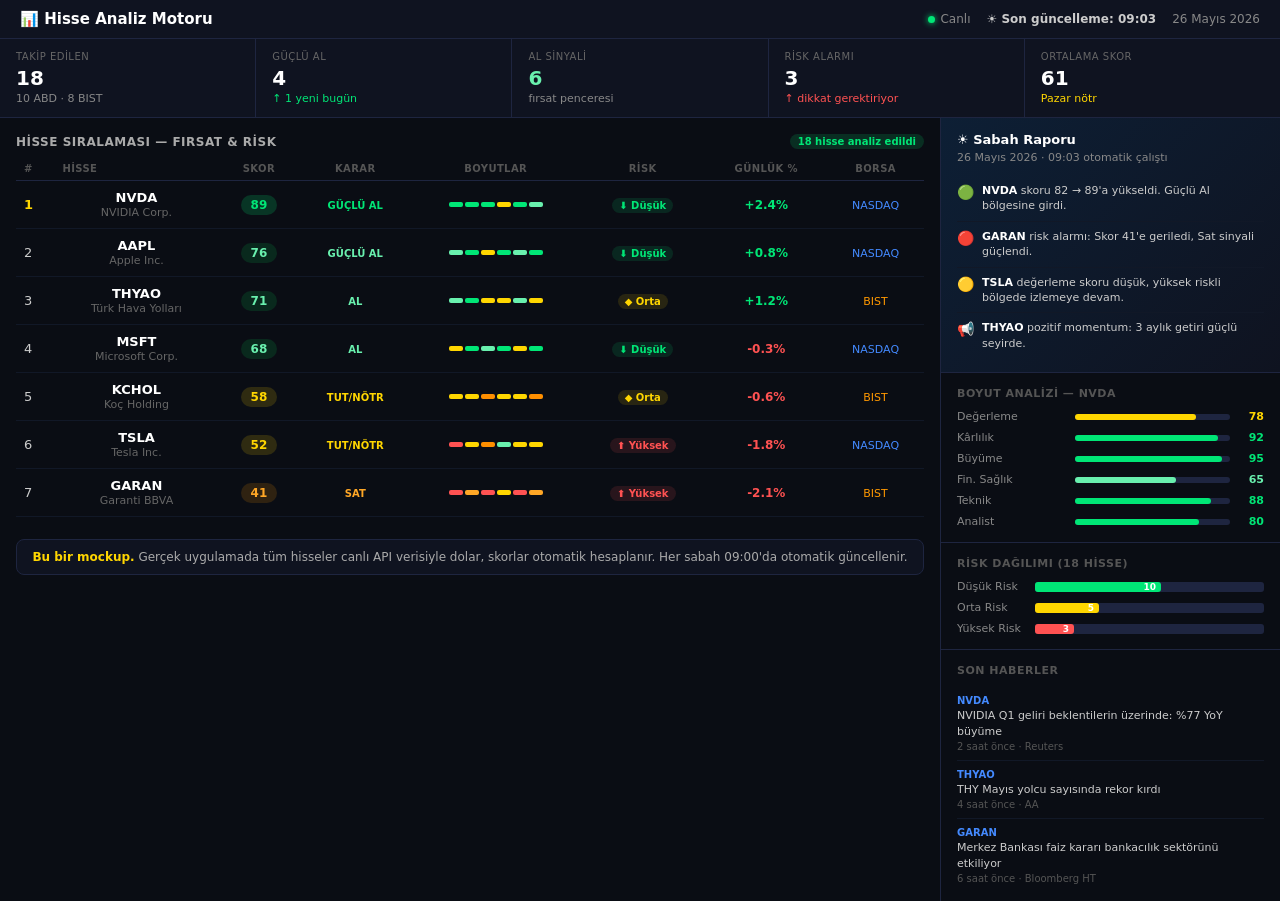
<file: .superpowers/brainstorm/86082-1779772347/content/dashboard-detailed.html>
<!DOCTYPE html>
<html lang="tr">
<head>
<meta charset="UTF-8"/>
<meta name="viewport" content="width=device-width,initial-scale=1"/>
<title>Dashboard Mockup</title>
<style>
  * { box-sizing: border-box; margin: 0; padding: 0; }
  body { background: #0a0d14; color: #e0e0e0; font-family: 'Segoe UI', system-ui, sans-serif; font-size: 13px; padding: 0; }

  /* TOP BAR */
  .topbar { background: #0f1320; border-bottom: 1px solid #1e2540; padding: 10px 20px; display: flex; align-items: center; justify-content: space-between; }
  .topbar .logo { font-size: 15px; font-weight: 700; color: #fff; display: flex; align-items: center; gap: 8px; }
  .topbar .status { display: flex; align-items: center; gap: 16px; font-size: 12px; color: #888; }
  .topbar .status .dot { width: 7px; height: 7px; border-radius: 50%; background: #00e676; display: inline-block; margin-right: 5px; box-shadow: 0 0 6px #00e676; }
  .topbar .status .time { color: #ccc; font-weight: 600; }

  /* STAT STRIP */
  .stat-strip { display: grid; grid-template-columns: repeat(5, 1fr); gap: 1px; background: #1e2540; border-bottom: 1px solid #1e2540; }
  .stat-box { background: #0f1320; padding: 12px 16px; }
  .stat-box .label { font-size: 10px; color: #666; text-transform: uppercase; letter-spacing: .5px; margin-bottom: 4px; }
  .stat-box .val { font-size: 20px; font-weight: 700; color: #fff; }
  .stat-box .sub { font-size: 11px; margin-top: 2px; }
  .green { color: #00e676; } .red { color: #ff5252; } .yellow { color: #ffd600; } .blue { color: #448aff; }

  /* MAIN GRID */
  .main { display: grid; grid-template-columns: 1fr 340px; gap: 0; height: calc(100vh - 117px); }

  /* LEFT PANEL */
  .left { overflow-y: auto; padding: 16px; display: flex; flex-direction: column; gap: 12px; }

  /* SECTION HEADER */
  .sec-head { display: flex; align-items: center; justify-content: space-between; margin-bottom: 8px; }
  .sec-head h3 { font-size: 12px; font-weight: 700; color: #aaa; text-transform: uppercase; letter-spacing: .5px; }
  .badge { font-size: 10px; padding: 2px 8px; border-radius: 10px; font-weight: 600; }
  .badge-green { background: rgba(0,230,118,.15); color: #00e676; }
  .badge-red { background: rgba(255,82,82,.15); color: #ff5252; }
  .badge-yellow { background: rgba(255,214,0,.15); color: #ffd600; }

  /* STOCK TABLE */
  .stock-table { width: 100%; border-collapse: collapse; }
  .stock-table thead tr { border-bottom: 1px solid #1e2540; }
  .stock-table th { font-size: 10px; color: #555; text-transform: uppercase; letter-spacing: .4px; padding: 6px 8px; text-align: left; }
  .stock-table th:not(:first-child) { text-align: center; }
  .stock-table td { padding: 9px 8px; border-bottom: 1px solid #111827; vertical-align: middle; }
  .stock-table tbody tr:hover { background: #141929; }
  .stock-table td:not(:first-child) { text-align: center; }

  .ticker { font-weight: 700; font-size: 13px; color: #fff; }
  .exch { font-size: 10px; color: #555; margin-left: 4px; }
  .name { font-size: 11px; color: #666; margin-top: 1px; }

  .score-pill { display: inline-block; padding: 3px 10px; border-radius: 12px; font-weight: 700; font-size: 12px; }
  .pill-green { background: rgba(0,230,118,.18); color: #00e676; }
  .pill-ltgreen { background: rgba(0,200,83,.15); color: #69f0ae; }
  .pill-yellow { background: rgba(255,214,0,.15); color: #ffd600; }
  .pill-orange { background: rgba(255,152,0,.15); color: #ffa726; }
  .pill-red { background: rgba(255,82,82,.15); color: #ff5252; }

  .verdict { font-size: 10px; font-weight: 700; }
  .dim-bar { display: flex; gap: 2px; justify-content: center; }
  .dim-seg { width: 14px; height: 5px; border-radius: 2px; }

  .risk-chip { display: inline-flex; align-items: center; gap: 4px; font-size: 10px; padding: 2px 7px; border-radius: 8px; font-weight: 600; }
  .risk-low { background: rgba(0,230,118,.12); color: #00e676; }
  .risk-mid { background: rgba(255,214,0,.12); color: #ffd600; }
  .risk-hi  { background: rgba(255,82,82,.12); color: #ff5252; }

  .chg { font-size: 12px; font-weight: 600; }

  /* RIGHT PANEL */
  .right { border-left: 1px solid #1e2540; overflow-y: auto; display: flex; flex-direction: column; }

  .panel { padding: 14px 16px; border-bottom: 1px solid #1e2540; }
  .panel h3 { font-size: 11px; color: #555; text-transform: uppercase; letter-spacing: .5px; margin-bottom: 10px; }

  /* SABAH RAPORU */
  .morning { background: linear-gradient(135deg, #0d1f35, #0f1320); }
  .morning-title { font-size: 13px; font-weight: 700; color: #fff; margin-bottom: 4px; }
  .morning-sub { font-size: 11px; color: #888; margin-bottom: 12px; }
  .alert-row { display: flex; align-items: flex-start; gap: 8px; padding: 7px 0; border-bottom: 1px solid #111827; }
  .alert-row:last-child { border-bottom: none; }
  .alert-icon { font-size: 14px; flex-shrink: 0; margin-top: 1px; }
  .alert-text { font-size: 11px; color: #ccc; line-height: 1.4; }
  .alert-text strong { color: #fff; }

  /* BOYUT SKORLARI */
  .dim-list { display: flex; flex-direction: column; gap: 8px; }
  .dim-row { display: flex; align-items: center; gap: 8px; }
  .dim-name { font-size: 11px; color: #888; width: 110px; flex-shrink: 0; }
  .dim-track { flex: 1; background: #1e2540; border-radius: 3px; height: 6px; }
  .dim-fill { height: 6px; border-radius: 3px; }
  .dim-num { font-size: 11px; font-weight: 700; width: 26px; text-align: right; }

  /* RİSK DAĞILIMı */
  .risk-bars { display: flex; flex-direction: column; gap: 8px; }
  .risk-row { display: flex; align-items: center; gap: 8px; }
  .risk-label { font-size: 11px; color: #888; width: 70px; }
  .risk-track { flex: 1; background: #1e2540; border-radius: 3px; height: 10px; }
  .risk-fill { height: 10px; border-radius: 3px; display: flex; align-items: center; justify-content: flex-end; padding-right: 5px; }
  .risk-count { font-size: 9px; font-weight: 700; color: #fff; }

  /* HABERLEr */
  .news-item { padding: 8px 0; border-bottom: 1px solid #111827; }
  .news-item:last-child { border-bottom: none; }
  .news-ticker { font-size: 10px; font-weight: 700; color: #448aff; margin-bottom: 2px; }
  .news-headline { font-size: 11px; color: #ccc; line-height: 1.4; }
  .news-time { font-size: 10px; color: #555; margin-top: 2px; }

  /* SCROLLBAR */
  ::-webkit-scrollbar { width: 4px; } ::-webkit-scrollbar-track { background: transparent; } ::-webkit-scrollbar-thumb { background: #2a3050; border-radius: 2px; }

  /* SEÇIM NOTU */
  .pick-note { background: #0f1320; border: 1px solid #1e2540; border-radius: 8px; padding: 10px 14px; margin-top: 10px; font-size: 12px; color: #aaa; text-align: center; }
  .pick-note strong { color: #ffd600; }
</style>
</head>
<body>

<!-- TOP BAR -->
<div class="topbar">
  <div class="logo">📊 Hisse Analiz Motoru</div>
  <div class="status">
    <span><span class="dot"></span>Canlı</span>
    <span class="time">☀️ Son güncelleme: 09:03</span>
    <span>26 Mayıs 2026</span>
  </div>
</div>

<!-- STAT STRIP -->
<div class="stat-strip">
  <div class="stat-box">
    <div class="label">Takip edilen</div>
    <div class="val">18</div>
    <div class="sub" style="color:#888">10 ABD · 8 BIST</div>
  </div>
  <div class="stat-box">
    <div class="label">Güçlü Al</div>
    <div class="val green">4</div>
    <div class="sub green">↑ 1 yeni bugün</div>
  </div>
  <div class="stat-box">
    <div class="label">Al sinyali</div>
    <div class="val" style="color:#69f0ae">6</div>
    <div class="sub" style="color:#888">fırsat penceresi</div>
  </div>
  <div class="stat-box">
    <div class="label">Risk Alarmı</div>
    <div class="val red">3</div>
    <div class="sub red">↑ dikkat gerektiriyor</div>
  </div>
  <div class="stat-box">
    <div class="label">Ortalama Skor</div>
    <div class="val yellow">61</div>
    <div class="sub yellow">Pazar nötr</div>
  </div>
</div>

<!-- MAIN GRID -->
<div class="main">

  <!-- LEFT: STOCK TABLE -->
  <div class="left">
    <div>
      <div class="sec-head">
        <h3>Hisse Sıralaması — Fırsat & Risk</h3>
        <span class="badge badge-green">18 hisse analiz edildi</span>
      </div>
      <table class="stock-table">
        <thead>
          <tr>
            <th>#</th>
            <th style="text-align:left">Hisse</th>
            <th>Skor</th>
            <th>Karar</th>
            <th>Boyutlar</th>
            <th>Risk</th>
            <th>Günlük %</th>
            <th>Borsa</th>
          </tr>
        </thead>
        <tbody>
          <tr>
            <td style="color:#ffd600;font-weight:700">1</td>
            <td><div class="ticker">NVDA</div><div class="name">NVIDIA Corp.</div></td>
            <td><span class="score-pill pill-green">89</span></td>
            <td><span class="verdict green">GÜÇLÜ AL</span></td>
            <td>
              <div class="dim-bar">
                <div class="dim-seg" style="background:#00e676" title="Değerleme:78"></div>
                <div class="dim-seg" style="background:#00e676" title="Kârlılık:92"></div>
                <div class="dim-seg" style="background:#00e676" title="Büyüme:95"></div>
                <div class="dim-seg" style="background:#ffd600" title="Sağlık:65"></div>
                <div class="dim-seg" style="background:#00e676" title="Teknik:88"></div>
                <div class="dim-seg" style="background:#69f0ae" title="Analist:80"></div>
              </div>
            </td>
            <td><span class="risk-chip risk-low">⬇ Düşük</span></td>
            <td class="chg green">+2.4%</td>
            <td><span style="color:#448aff;font-size:11px">NASDAQ</span></td>
          </tr>
          <tr>
            <td style="color:#ccc">2</td>
            <td><div class="ticker">AAPL</div><div class="name">Apple Inc.</div></td>
            <td><span class="score-pill pill-ltgreen">76</span></td>
            <td><span class="verdict" style="color:#69f0ae">GÜÇLÜ AL</span></td>
            <td>
              <div class="dim-bar">
                <div class="dim-seg" style="background:#69f0ae"></div>
                <div class="dim-seg" style="background:#00e676"></div>
                <div class="dim-seg" style="background:#ffd600"></div>
                <div class="dim-seg" style="background:#00e676"></div>
                <div class="dim-seg" style="background:#69f0ae"></div>
                <div class="dim-seg" style="background:#00e676"></div>
              </div>
            </td>
            <td><span class="risk-chip risk-low">⬇ Düşük</span></td>
            <td class="chg green">+0.8%</td>
            <td><span style="color:#448aff;font-size:11px">NASDAQ</span></td>
          </tr>
          <tr>
            <td style="color:#ccc">3</td>
            <td><div class="ticker">THYAO</div><div class="name">Türk Hava Yolları</div></td>
            <td><span class="score-pill pill-ltgreen">71</span></td>
            <td><span class="verdict" style="color:#69f0ae">AL</span></td>
            <td>
              <div class="dim-bar">
                <div class="dim-seg" style="background:#69f0ae"></div>
                <div class="dim-seg" style="background:#00e676"></div>
                <div class="dim-seg" style="background:#ffd600"></div>
                <div class="dim-seg" style="background:#ffd600"></div>
                <div class="dim-seg" style="background:#69f0ae"></div>
                <div class="dim-seg" style="background:#ffd600"></div>
              </div>
            </td>
            <td><span class="risk-chip risk-mid">◆ Orta</span></td>
            <td class="chg green">+1.2%</td>
            <td><span style="color:#ff9800;font-size:11px">BIST</span></td>
          </tr>
          <tr>
            <td style="color:#ccc">4</td>
            <td><div class="ticker">MSFT</div><div class="name">Microsoft Corp.</div></td>
            <td><span class="score-pill pill-ltgreen">68</span></td>
            <td><span class="verdict" style="color:#69f0ae">AL</span></td>
            <td>
              <div class="dim-bar">
                <div class="dim-seg" style="background:#ffd600"></div>
                <div class="dim-seg" style="background:#00e676"></div>
                <div class="dim-seg" style="background:#69f0ae"></div>
                <div class="dim-seg" style="background:#00e676"></div>
                <div class="dim-seg" style="background:#ffd600"></div>
                <div class="dim-seg" style="background:#00e676"></div>
              </div>
            </td>
            <td><span class="risk-chip risk-low">⬇ Düşük</span></td>
            <td class="chg red">-0.3%</td>
            <td><span style="color:#448aff;font-size:11px">NASDAQ</span></td>
          </tr>
          <tr>
            <td style="color:#ccc">5</td>
            <td><div class="ticker">KCHOL</div><div class="name">Koç Holding</div></td>
            <td><span class="score-pill pill-yellow">58</span></td>
            <td><span class="verdict yellow">TUT/NÖTR</span></td>
            <td>
              <div class="dim-bar">
                <div class="dim-seg" style="background:#ffd600"></div>
                <div class="dim-seg" style="background:#ffd600"></div>
                <div class="dim-seg" style="background:#ff8f00"></div>
                <div class="dim-seg" style="background:#ffd600"></div>
                <div class="dim-seg" style="background:#ffd600"></div>
                <div class="dim-seg" style="background:#ff8f00"></div>
              </div>
            </td>
            <td><span class="risk-chip risk-mid">◆ Orta</span></td>
            <td class="chg red">-0.6%</td>
            <td><span style="color:#ff9800;font-size:11px">BIST</span></td>
          </tr>
          <tr>
            <td style="color:#ccc">6</td>
            <td><div class="ticker">TSLA</div><div class="name">Tesla Inc.</div></td>
            <td><span class="score-pill pill-yellow">52</span></td>
            <td><span class="verdict yellow">TUT/NÖTR</span></td>
            <td>
              <div class="dim-bar">
                <div class="dim-seg" style="background:#ff5252"></div>
                <div class="dim-seg" style="background:#ffd600"></div>
                <div class="dim-seg" style="background:#ff8f00"></div>
                <div class="dim-seg" style="background:#69f0ae"></div>
                <div class="dim-seg" style="background:#ffd600"></div>
                <div class="dim-seg" style="background:#ffd600"></div>
              </div>
            </td>
            <td><span class="risk-chip risk-hi">⬆ Yüksek</span></td>
            <td class="chg red">-1.8%</td>
            <td><span style="color:#448aff;font-size:11px">NASDAQ</span></td>
          </tr>
          <tr>
            <td style="color:#ccc">7</td>
            <td><div class="ticker">GARAN</div><div class="name">Garanti BBVA</div></td>
            <td><span class="score-pill pill-orange">41</span></td>
            <td><span class="verdict" style="color:#ffa726">SAT</span></td>
            <td>
              <div class="dim-bar">
                <div class="dim-seg" style="background:#ff5252"></div>
                <div class="dim-seg" style="background:#ffa726"></div>
                <div class="dim-seg" style="background:#ff5252"></div>
                <div class="dim-seg" style="background:#ffd600"></div>
                <div class="dim-seg" style="background:#ff5252"></div>
                <div class="dim-seg" style="background:#ffa726"></div>
              </div>
            </td>
            <td><span class="risk-chip risk-hi">⬆ Yüksek</span></td>
            <td class="chg red">-2.1%</td>
            <td><span style="color:#ff9800;font-size:11px">BIST</span></td>
          </tr>
        </tbody>
      </table>
    </div>

    <div class="pick-note">
      <strong>Bu bir mockup.</strong> Gerçek uygulamada tüm hisseler canlı API verisiyle dolar, skorlar otomatik hesaplanır. Her sabah 09:00'da otomatik güncellenir.
    </div>
  </div>

  <!-- RIGHT PANEL -->
  <div class="right">

    <!-- SABAH RAPORU -->
    <div class="panel morning">
      <p class="morning-title">☀️ Sabah Raporu</p>
      <p class="morning-sub">26 Mayıs 2026 · 09:03 otomatik çalıştı</p>
      <div class="alert-row"><div class="alert-icon">🟢</div><div class="alert-text"><strong>NVDA</strong> skoru 82 → 89'a yükseldi. Güçlü Al bölgesine girdi.</div></div>
      <div class="alert-row"><div class="alert-icon">🔴</div><div class="alert-text"><strong>GARAN</strong> risk alarmı: Skor 41'e geriledi, Sat sinyali güçlendi.</div></div>
      <div class="alert-row"><div class="alert-icon">🟡</div><div class="alert-text"><strong>TSLA</strong> değerleme skoru düşük, yüksek riskli bölgede izlemeye devam.</div></div>
      <div class="alert-row"><div class="alert-icon">📢</div><div class="alert-text"><strong>THYAO</strong> pozitif momentum: 3 aylık getiri güçlü seyirde.</div></div>
    </div>

    <!-- BOYUT BREAKDOWN (seçili hisse için) -->
    <div class="panel">
      <h3>Boyut Analizi — NVDA</h3>
      <div class="dim-list">
        <div class="dim-row">
          <div class="dim-name">Değerleme</div>
          <div class="dim-track"><div class="dim-fill" style="width:78%;background:#ffd600"></div></div>
          <div class="dim-num yellow">78</div>
        </div>
        <div class="dim-row">
          <div class="dim-name">Kârlılık</div>
          <div class="dim-track"><div class="dim-fill" style="width:92%;background:#00e676"></div></div>
          <div class="dim-num green">92</div>
        </div>
        <div class="dim-row">
          <div class="dim-name">Büyüme</div>
          <div class="dim-track"><div class="dim-fill" style="width:95%;background:#00e676"></div></div>
          <div class="dim-num green">95</div>
        </div>
        <div class="dim-row">
          <div class="dim-name">Fin. Sağlık</div>
          <div class="dim-track"><div class="dim-fill" style="width:65%;background:#69f0ae"></div></div>
          <div class="dim-num" style="color:#69f0ae">65</div>
        </div>
        <div class="dim-row">
          <div class="dim-name">Teknik</div>
          <div class="dim-track"><div class="dim-fill" style="width:88%;background:#00e676"></div></div>
          <div class="dim-num green">88</div>
        </div>
        <div class="dim-row">
          <div class="dim-name">Analist</div>
          <div class="dim-track"><div class="dim-fill" style="width:80%;background:#00e676"></div></div>
          <div class="dim-num green">80</div>
        </div>
      </div>
    </div>

    <!-- RİSK DAĞILIMI -->
    <div class="panel">
      <h3>Risk Dağılımı (18 hisse)</h3>
      <div class="risk-bars">
        <div class="risk-row">
          <div class="risk-label green">Düşük Risk</div>
          <div class="risk-track"><div class="risk-fill" style="width:55%;background:#00e676"><span class="risk-count">10</span></div></div>
        </div>
        <div class="risk-row">
          <div class="risk-label yellow">Orta Risk</div>
          <div class="risk-track"><div class="risk-fill" style="width:28%;background:#ffd600"><span class="risk-count">5</span></div></div>
        </div>
        <div class="risk-row">
          <div class="risk-label red">Yüksek Risk</div>
          <div class="risk-track"><div class="risk-fill" style="width:17%;background:#ff5252"><span class="risk-count">3</span></div></div>
        </div>
      </div>
    </div>

    <!-- SON HABERLER -->
    <div class="panel">
      <h3>Son Haberler</h3>
      <div class="news-item">
        <div class="news-ticker">NVDA</div>
        <div class="news-headline">NVIDIA Q1 geliri beklentilerin üzerinde: %77 YoY büyüme</div>
        <div class="news-time">2 saat önce · Reuters</div>
      </div>
      <div class="news-item">
        <div class="news-ticker">THYAO</div>
        <div class="news-headline">THY Mayıs yolcu sayısında rekor kırdı</div>
        <div class="news-time">4 saat önce · AA</div>
      </div>
      <div class="news-item">
        <div class="news-ticker">GARAN</div>
        <div class="news-headline">Merkez Bankası faiz kararı bankacılık sektörünü etkiliyor</div>
        <div class="news-time">6 saat önce · Bloomberg HT</div>
      </div>
    </div>

  </div>
</div>

</body>
</html>
</file>
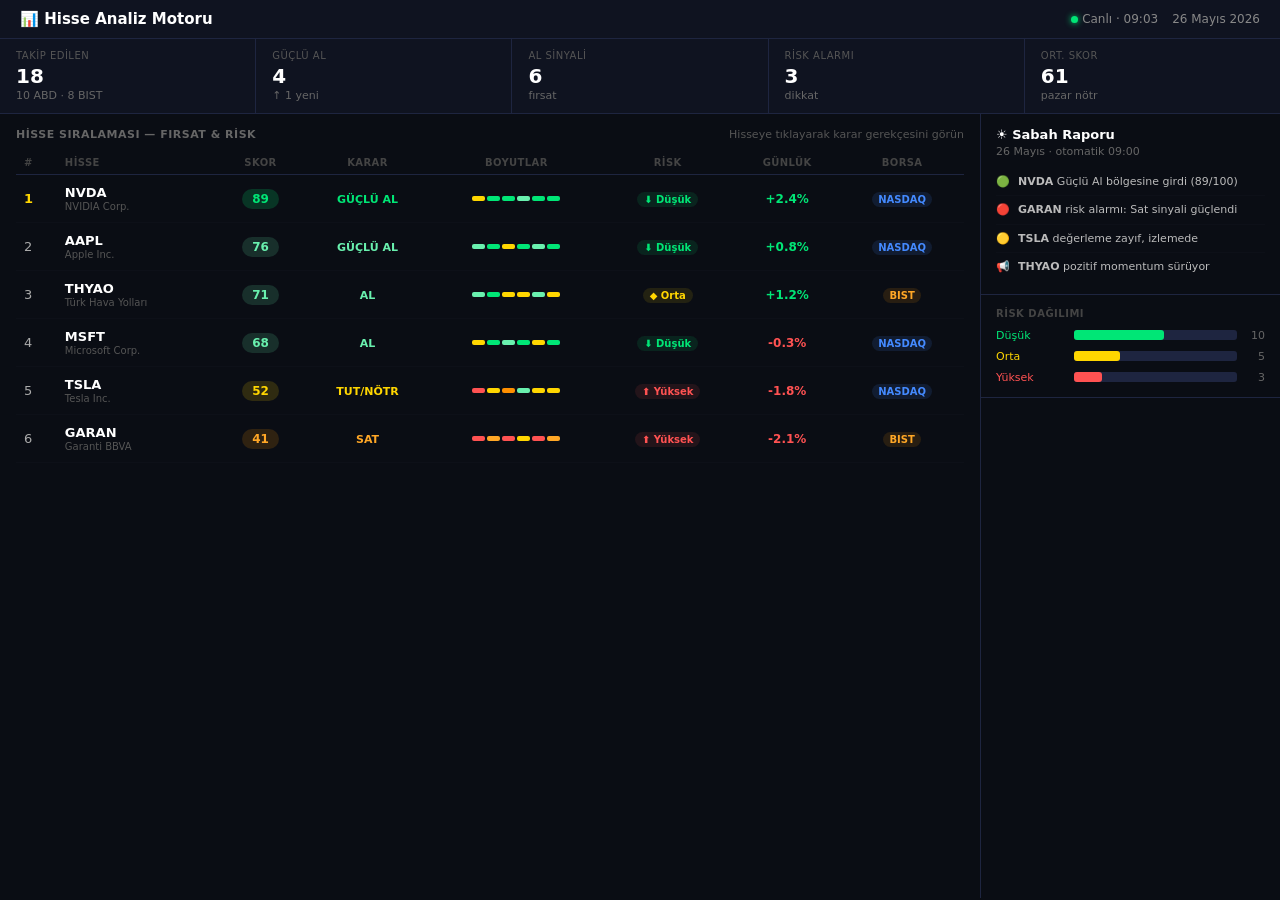
<file: .superpowers/brainstorm/86082-1779772347/content/dashboard-v2.html>
<!DOCTYPE html>
<html lang="tr">
<head>
<meta charset="UTF-8"/>
<meta name="viewport" content="width=device-width,initial-scale=1"/>
<title>Dashboard v2</title>
<style>
* { box-sizing: border-box; margin: 0; padding: 0; }
body { background: #0a0d14; color: #e0e0e0; font-family: 'Segoe UI', system-ui, sans-serif; font-size: 13px; }

.topbar { background: #0f1320; border-bottom: 1px solid #1e2540; padding: 10px 20px; display: flex; align-items: center; justify-content: space-between; }
.topbar .logo { font-size: 15px; font-weight: 700; color: #fff; }
.topbar .status { font-size: 12px; color: #888; display: flex; align-items: center; gap: 14px; }
.dot { width: 7px; height: 7px; border-radius: 50%; background: #00e676; display: inline-block; margin-right: 4px; box-shadow: 0 0 6px #00e676; }

.stat-strip { display: grid; grid-template-columns: repeat(5,1fr); gap: 1px; background: #1e2540; border-bottom: 1px solid #1e2540; }
.stat-box { background: #0f1320; padding: 11px 16px; }
.stat-box .lbl { font-size: 10px; color: #555; text-transform: uppercase; letter-spacing: .5px; margin-bottom: 3px; }
.stat-box .val { font-size: 20px; font-weight: 700; color: #fff; }
.stat-box .sub { font-size: 11px; margin-top: 1px; color: #666; }
.green{color:#00e676} .red{color:#ff5252} .yellow{color:#ffd600} .blue{color:#448aff} .ltgreen{color:#69f0ae}

/* 3-col layout: table | right-panel | detail-drawer */
.main { display: grid; grid-template-columns: 1fr 300px; height: calc(100vh - 116px); }
.left { overflow-y: auto; padding: 14px 16px; }
.right { border-left: 1px solid #1e2540; overflow-y: auto; display: flex; flex-direction: column; }

/* when detail open, shrink left */
body.detail-open .main { grid-template-columns: 1fr 0; }
body.detail-open .right { display: none; }

.sec-head { display: flex; align-items: center; justify-content: space-between; margin-bottom: 10px; }
.sec-head h3 { font-size: 11px; font-weight: 700; color: #666; text-transform: uppercase; letter-spacing: .5px; }

/* STOCK TABLE */
.stock-table { width: 100%; border-collapse: collapse; }
.stock-table thead tr { border-bottom: 1px solid #1e2540; }
.stock-table th { font-size: 10px; color: #444; text-transform: uppercase; letter-spacing: .4px; padding: 6px 8px; text-align: left; white-space: nowrap; }
.stock-table th:not(:first-child):not(:nth-child(2)) { text-align: center; }
.stock-table td { padding: 10px 8px; border-bottom: 1px solid #0d1018; vertical-align: middle; }
.stock-table td:not(:first-child):not(:nth-child(2)) { text-align: center; }
.stock-table tbody tr { cursor: pointer; transition: background .12s; }
.stock-table tbody tr:hover { background: #141929; }
.stock-table tbody tr.active { background: #141e38; border-left: 3px solid #448aff; }

.rank { color: #ffd600; font-weight: 700; font-size: 13px; }
.ticker { font-weight: 700; font-size: 13px; color: #fff; }
.co-name { font-size: 10px; color: #555; margin-top: 1px; }
.exch-pill { font-size: 10px; padding: 2px 6px; border-radius: 8px; font-weight: 600; }
.exch-us { background: rgba(68,138,255,.12); color: #448aff; }
.exch-tr { background: rgba(255,152,0,.12); color: #ffa726; }

.score-pill { display: inline-block; padding: 3px 10px; border-radius: 12px; font-weight: 700; font-size: 12px; }
.pill-g  { background: rgba(0,230,118,.18); color: #00e676; }
.pill-lg { background: rgba(105,240,174,.15); color: #69f0ae; }
.pill-y  { background: rgba(255,214,0,.15); color: #ffd600; }
.pill-o  { background: rgba(255,152,0,.15); color: #ffa726; }
.pill-r  { background: rgba(255,82,82,.15); color: #ff5252; }

.verdict { font-size: 11px; font-weight: 700; white-space: nowrap; }
.dim-bar { display: flex; gap: 2px; justify-content: center; }
.dim-seg { width: 13px; height: 5px; border-radius: 2px; }
.risk-chip { display: inline-flex; align-items: center; gap: 3px; font-size: 10px; padding: 2px 7px; border-radius: 8px; font-weight: 600; }
.risk-lo { background: rgba(0,230,118,.1); color: #00e676; }
.risk-md { background: rgba(255,214,0,.1); color: #ffd600; }
.risk-hi { background: rgba(255,82,82,.1); color: #ff5252; }
.chg { font-size: 12px; font-weight: 600; }

/* RIGHT PANEL */
.panel { padding: 13px 15px; border-bottom: 1px solid #1e2540; }
.panel h3 { font-size: 10px; color: #444; text-transform: uppercase; letter-spacing: .5px; margin-bottom: 10px; }
.morning-title { font-size: 13px; font-weight: 700; color: #fff; margin-bottom: 3px; }
.morning-sub { font-size: 11px; color: #666; margin-bottom: 10px; }
.alert-row { display: flex; gap: 8px; padding: 6px 0; border-bottom: 1px solid #0d1018; font-size: 11px; color: #bbb; line-height: 1.4; }
.alert-row:last-child { border-bottom: none; }
.alert-icon { flex-shrink: 0; }

/* DETAIL DRAWER (full-height overlay on right) */
.detail-drawer {
  position: fixed; top: 0; right: -520px; width: 520px; height: 100vh;
  background: #0c101d; border-left: 1px solid #1e2540;
  overflow-y: auto; transition: right .25s ease; z-index: 100;
  display: flex; flex-direction: column;
}
.detail-drawer.open { right: 0; }

.drawer-header {
  background: #0f1320; border-bottom: 1px solid #1e2540;
  padding: 16px 20px; display: flex; align-items: flex-start; justify-content: space-between; position: sticky; top: 0; z-index: 10;
}
.drawer-ticker { font-size: 22px; font-weight: 800; color: #fff; }
.drawer-name { font-size: 12px; color: #666; margin-top: 2px; }
.drawer-close { background: none; border: none; color: #555; font-size: 20px; cursor: pointer; padding: 0; line-height: 1; }
.drawer-close:hover { color: #ccc; }

.drawer-score-row {
  padding: 16px 20px; background: #0f1320; border-bottom: 1px solid #1e2540;
  display: flex; align-items: center; gap: 16px;
}
.big-score { font-size: 48px; font-weight: 800; line-height: 1; }
.score-meta { flex: 1; }
.score-verdict { font-size: 16px; font-weight: 700; margin-bottom: 4px; }
.score-sub { font-size: 12px; color: #666; }

/* KARAR GEREKÇESİ */
.rationale { padding: 16px 20px; border-bottom: 1px solid #1e2540; }
.rationale h4 { font-size: 11px; color: #555; text-transform: uppercase; letter-spacing: .5px; margin-bottom: 10px; }
.rationale p { font-size: 12px; color: #bbb; line-height: 1.6; }
.pro-con { display: grid; grid-template-columns: 1fr 1fr; gap: 10px; margin-top: 12px; }
.pro-box, .con-box { border-radius: 6px; padding: 10px 12px; }
.pro-box { background: rgba(0,230,118,.07); border: 1px solid rgba(0,230,118,.15); }
.con-box { background: rgba(255,82,82,.07); border: 1px solid rgba(255,82,82,.15); }
.pro-box h5 { font-size: 10px; color: #00e676; margin-bottom: 6px; text-transform: uppercase; }
.con-box h5 { font-size: 10px; color: #ff5252; margin-bottom: 6px; text-transform: uppercase; }
.pro-box li, .con-box li { font-size: 11px; color: #bbb; margin-left: 12px; margin-bottom: 3px; line-height: 1.4; }

/* BOYUT DETAYLARI */
.dim-section { padding: 16px 20px; border-bottom: 1px solid #1e2540; }
.dim-section h4 { font-size: 11px; color: #555; text-transform: uppercase; letter-spacing: .5px; margin-bottom: 12px; }
.dim-card { background: #111827; border-radius: 8px; padding: 12px; margin-bottom: 8px; }
.dim-card-header { display: flex; align-items: center; justify-content: space-between; margin-bottom: 8px; }
.dim-card-name { font-size: 12px; font-weight: 700; color: #fff; }
.dim-card-score { font-size: 14px; font-weight: 800; }
.dim-track { background: #1e2540; border-radius: 3px; height: 6px; margin-bottom: 8px; }
.dim-fill { height: 6px; border-radius: 3px; }
.dim-metrics { display: flex; flex-wrap: wrap; gap: 6px; }
.metric-chip { background: #1a2035; border-radius: 5px; padding: 4px 8px; font-size: 10px; }
.metric-chip .mk { color: #555; margin-right: 3px; }
.metric-chip .mv { color: #ccc; font-weight: 600; }
.metric-chip .ms { margin-left: 4px; font-size: 9px; }
.dim-card-why { font-size: 11px; color: #888; line-height: 1.5; margin-top: 8px; padding-top: 8px; border-top: 1px solid #1e2540; }

/* SCROLLBAR */
::-webkit-scrollbar { width: 4px; }
::-webkit-scrollbar-track { background: transparent; }
::-webkit-scrollbar-thumb { background: #2a3050; border-radius: 2px; }
</style>
</head>
<body>

<div class="topbar">
  <div class="logo">📊 Hisse Analiz Motoru</div>
  <div class="status">
    <span><span class="dot"></span>Canlı · 09:03</span>
    <span>26 Mayıs 2026</span>
  </div>
</div>

<div class="stat-strip">
  <div class="stat-box"><div class="lbl">Takip edilen</div><div class="val">18</div><div class="sub">10 ABD · 8 BIST</div></div>
  <div class="stat-box"><div class="lbl">Güçlü Al</div><div class="val green">4</div><div class="sub green">↑ 1 yeni</div></div>
  <div class="stat-box"><div class="lbl">Al sinyali</div><div class="val ltgreen">6</div><div class="sub">fırsat</div></div>
  <div class="stat-box"><div class="lbl">Risk Alarmı</div><div class="val red">3</div><div class="sub red">dikkat</div></div>
  <div class="stat-box"><div class="lbl">Ort. Skor</div><div class="val yellow">61</div><div class="sub">pazar nötr</div></div>
</div>

<div class="main">
  <!-- LEFT TABLE -->
  <div class="left">
    <div class="sec-head">
      <h3>Hisse Sıralaması — Fırsat & Risk</h3>
      <span style="font-size:11px;color:#555">Hisseye tıklayarak karar gerekçesini görün</span>
    </div>
    <table class="stock-table">
      <thead>
        <tr>
          <th>#</th><th>Hisse</th><th>Skor</th><th>Karar</th><th>Boyutlar</th><th>Risk</th><th>Günlük</th><th>Borsa</th>
        </tr>
      </thead>
      <tbody>
        <tr onclick="openDetail('nvda')" id="row-nvda">
          <td class="rank">1</td>
          <td><div class="ticker">NVDA</div><div class="co-name">NVIDIA Corp.</div></td>
          <td><span class="score-pill pill-g">89</span></td>
          <td><span class="verdict green">GÜÇLÜ AL</span></td>
          <td><div class="dim-bar"><div class="dim-seg" style="background:#ffd600"></div><div class="dim-seg" style="background:#00e676"></div><div class="dim-seg" style="background:#00e676"></div><div class="dim-seg" style="background:#69f0ae"></div><div class="dim-seg" style="background:#00e676"></div><div class="dim-seg" style="background:#00e676"></div></div></td>
          <td><span class="risk-chip risk-lo">⬇ Düşük</span></td>
          <td class="chg green">+2.4%</td>
          <td><span class="exch-pill exch-us">NASDAQ</span></td>
        </tr>
        <tr onclick="openDetail('aapl')" id="row-aapl">
          <td style="color:#aaa">2</td>
          <td><div class="ticker">AAPL</div><div class="co-name">Apple Inc.</div></td>
          <td><span class="score-pill pill-lg">76</span></td>
          <td><span class="verdict ltgreen">GÜÇLÜ AL</span></td>
          <td><div class="dim-bar"><div class="dim-seg" style="background:#69f0ae"></div><div class="dim-seg" style="background:#00e676"></div><div class="dim-seg" style="background:#ffd600"></div><div class="dim-seg" style="background:#00e676"></div><div class="dim-seg" style="background:#69f0ae"></div><div class="dim-seg" style="background:#00e676"></div></div></td>
          <td><span class="risk-chip risk-lo">⬇ Düşük</span></td>
          <td class="chg green">+0.8%</td>
          <td><span class="exch-pill exch-us">NASDAQ</span></td>
        </tr>
        <tr onclick="openDetail('thyao')" id="row-thyao">
          <td style="color:#aaa">3</td>
          <td><div class="ticker">THYAO</div><div class="co-name">Türk Hava Yolları</div></td>
          <td><span class="score-pill pill-lg">71</span></td>
          <td><span class="verdict ltgreen">AL</span></td>
          <td><div class="dim-bar"><div class="dim-seg" style="background:#69f0ae"></div><div class="dim-seg" style="background:#00e676"></div><div class="dim-seg" style="background:#ffd600"></div><div class="dim-seg" style="background:#ffd600"></div><div class="dim-seg" style="background:#69f0ae"></div><div class="dim-seg" style="background:#ffd600"></div></div></td>
          <td><span class="risk-chip risk-md">◆ Orta</span></td>
          <td class="chg green">+1.2%</td>
          <td><span class="exch-pill exch-tr">BIST</span></td>
        </tr>
        <tr onclick="openDetail('msft')" id="row-msft">
          <td style="color:#aaa">4</td>
          <td><div class="ticker">MSFT</div><div class="co-name">Microsoft Corp.</div></td>
          <td><span class="score-pill pill-lg">68</span></td>
          <td><span class="verdict ltgreen">AL</span></td>
          <td><div class="dim-bar"><div class="dim-seg" style="background:#ffd600"></div><div class="dim-seg" style="background:#00e676"></div><div class="dim-seg" style="background:#69f0ae"></div><div class="dim-seg" style="background:#00e676"></div><div class="dim-seg" style="background:#ffd600"></div><div class="dim-seg" style="background:#00e676"></div></div></td>
          <td><span class="risk-chip risk-lo">⬇ Düşük</span></td>
          <td class="chg red">-0.3%</td>
          <td><span class="exch-pill exch-us">NASDAQ</span></td>
        </tr>
        <tr onclick="openDetail('tsla')" id="row-tsla">
          <td style="color:#aaa">5</td>
          <td><div class="ticker">TSLA</div><div class="co-name">Tesla Inc.</div></td>
          <td><span class="score-pill pill-y">52</span></td>
          <td><span class="verdict yellow">TUT/NÖTR</span></td>
          <td><div class="dim-bar"><div class="dim-seg" style="background:#ff5252"></div><div class="dim-seg" style="background:#ffd600"></div><div class="dim-seg" style="background:#ff8f00"></div><div class="dim-seg" style="background:#69f0ae"></div><div class="dim-seg" style="background:#ffd600"></div><div class="dim-seg" style="background:#ffd600"></div></div></td>
          <td><span class="risk-chip risk-hi">⬆ Yüksek</span></td>
          <td class="chg red">-1.8%</td>
          <td><span class="exch-pill exch-us">NASDAQ</span></td>
        </tr>
        <tr onclick="openDetail('garan')" id="row-garan">
          <td style="color:#aaa">6</td>
          <td><div class="ticker">GARAN</div><div class="co-name">Garanti BBVA</div></td>
          <td><span class="score-pill pill-o">41</span></td>
          <td><span class="verdict" style="color:#ffa726">SAT</span></td>
          <td><div class="dim-bar"><div class="dim-seg" style="background:#ff5252"></div><div class="dim-seg" style="background:#ffa726"></div><div class="dim-seg" style="background:#ff5252"></div><div class="dim-seg" style="background:#ffd600"></div><div class="dim-seg" style="background:#ff5252"></div><div class="dim-seg" style="background:#ffa726"></div></div></td>
          <td><span class="risk-chip risk-hi">⬆ Yüksek</span></td>
          <td class="chg red">-2.1%</td>
          <td><span class="exch-pill exch-tr">BIST</span></td>
        </tr>
      </tbody>
    </table>
  </div>

  <!-- RIGHT PANEL (sabah raporu) -->
  <div class="right">
    <div class="panel morning">
      <p class="morning-title">☀️ Sabah Raporu</p>
      <p class="morning-sub">26 Mayıs · otomatik 09:00</p>
      <div class="alert-row"><span class="alert-icon">🟢</span><span><strong>NVDA</strong> Güçlü Al bölgesine girdi (89/100)</span></div>
      <div class="alert-row"><span class="alert-icon">🔴</span><span><strong>GARAN</strong> risk alarmı: Sat sinyali güçlendi</span></div>
      <div class="alert-row"><span class="alert-icon">🟡</span><span><strong>TSLA</strong> değerleme zayıf, izlemede</span></div>
      <div class="alert-row"><span class="alert-icon">📢</span><span><strong>THYAO</strong> pozitif momentum sürüyor</span></div>
    </div>
    <div class="panel">
      <h3>Risk Dağılımı</h3>
      <div style="display:flex;flex-direction:column;gap:8px">
        <div style="display:flex;align-items:center;gap:8px"><span style="width:70px;font-size:11px;color:#00e676">Düşük</span><div style="flex:1;background:#1e2540;border-radius:3px;height:10px"><div style="width:55%;height:10px;background:#00e676;border-radius:3px"></div></div><span style="font-size:11px;color:#666;width:20px;text-align:right">10</span></div>
        <div style="display:flex;align-items:center;gap:8px"><span style="width:70px;font-size:11px;color:#ffd600">Orta</span><div style="flex:1;background:#1e2540;border-radius:3px;height:10px"><div style="width:28%;height:10px;background:#ffd600;border-radius:3px"></div></div><span style="font-size:11px;color:#666;width:20px;text-align:right">5</span></div>
        <div style="display:flex;align-items:center;gap:8px"><span style="width:70px;font-size:11px;color:#ff5252">Yüksek</span><div style="flex:1;background:#1e2540;border-radius:3px;height:10px"><div style="width:17%;height:10px;background:#ff5252;border-radius:3px"></div></div><span style="font-size:11px;color:#666;width:20px;text-align:right">3</span></div>
      </div>
    </div>
  </div>
</div>

<!-- DETAIL DRAWER -->
<div class="detail-drawer" id="drawer">
  <div class="drawer-header">
    <div>
      <div class="drawer-ticker" id="d-ticker">—</div>
      <div class="drawer-name" id="d-name">—</div>
    </div>
    <button class="drawer-close" onclick="closeDetail()">✕</button>
  </div>

  <div class="drawer-score-row">
    <div class="big-score" id="d-score">—</div>
    <div class="score-meta">
      <div class="score-verdict" id="d-verdict">—</div>
      <div class="score-sub" id="d-risk">—</div>
    </div>
    <div id="d-chg" style="font-size:18px;font-weight:700"></div>
  </div>

  <!-- KARAR GEREKÇESİ -->
  <div class="rationale">
    <h4>🧠 Karar Gerekçesi</h4>
    <p id="d-rationale"></p>
    <div class="pro-con">
      <div class="pro-box">
        <h5>✅ Güçlü Yönler</h5>
        <ul id="d-pros"></ul>
      </div>
      <div class="con-box">
        <h5>⚠️ Zayıf Yönler</h5>
        <ul id="d-cons"></ul>
      </div>
    </div>
  </div>

  <!-- BOYUT DETAYLARI -->
  <div class="dim-section">
    <h4>📊 Boyut Detayları</h4>
    <div id="d-dims"></div>
  </div>
</div>

<script>
const DATA = {
  nvda: {
    ticker:'NVDA', name:'NVIDIA Corporation', score:89, verdict:'GÜÇLÜ AL', verdictColor:'#00e676',
    risk:'Düşük Risk', chg:'+2.4%', chgColor:'#00e676',
    rationale:'NVDA, yapay zeka altyapısına olan küresel talebin merkezinde yer alan, son derece kârlı bir büyüme şirketidir. Veri merkezi GPU segmentinde pazar hâkimiyeti, rekor kıran gelir büyümesi ve güçlü analist konsensüsü, 89/100 skorun temel sürücüleridir. Değerleme biraz yüksek görünse de büyüme hızı bu primleri haklı kılıyor.',
    pros:['Gelir büyümesi YoY +77% (rekor)', 'Net marj %55 — sektörün en iyisi', '52 hafta getirisi +210%', 'Analist konsensüs: %92 AL'],
    cons:['F/K oranı 45x — tarihsel ortalamanın üstü', 'Beta 1.8 — piyasaya duyarlı'],
    dims:[
      { name:'Değerleme', score:78, color:'#ffd600', pct:78,
        metrics:[{k:'F/K',v:'45x',s:'⚠️'},{k:'PD/DD',v:'28x',s:'⚠️'},{k:'P/S',v:'18x',s:'🟡'}],
        why:'F/K ve PD/DD yüksek; ancak büyüme hızı göz önüne alındığında PEG oranı 0.8 ile makul seviyede.' },
      { name:'Kârlılık', score:92, color:'#00e676', pct:92,
        metrics:[{k:'ROE',v:'%124',s:'🟢'},{k:'Net Marj',v:'%55',s:'🟢'},{k:'Brüt Marj',v:'%76',s:'🟢'}],
        why:'Tüm kârlılık göstergeleri sektörün çok üzerinde. Yüksek marj yapısı sürdürülebilir rekabet avantajına işaret ediyor.' },
      { name:'Büyüme', score:95, color:'#00e676', pct:95,
        metrics:[{k:'Gelir Büy.',v:'+77%',s:'🟢'},{k:'EPS Büy.',v:'+85%',s:'🟢'},{k:'5Y CAGR',v:'+42%',s:'🟢'}],
        why:'AI altyapısı talebi nedeniyle hem yıllık hem çeyreklik büyüme ivmesi rekor kırıyor. Büyüme boyutunda en yüksek skor.' },
      { name:'Finansal Sağlık', score:65, color:'#69f0ae', pct:65,
        metrics:[{k:'Cari Oran',v:'4.2',s:'🟢'},{k:'Borç/Özkaynak',v:'0.42',s:'🟢'},{k:'Hızlı Oran',v:'3.8',s:'🟢'}],
        why:'Bilanço sağlıklı, borç düzeyi düşük. Stok birikimi nedeniyle döngüsel risk taşıyor ancak genel tablo olumlu.' },
      { name:'Teknik/Momentum', score:88, color:'#00e676', pct:88,
        metrics:[{k:'52H Getiri',v:'+210%',s:'🟢'},{k:'3A Getiri',v:'+38%',s:'🟢'},{k:'52H Bant',v:'%88',s:'🟢'}],
        why:'Güçlü yukarı trend. 52 haftalık zirveye yakın konumda. Momentum tüm zaman dilimlerinde pozitif.' },
      { name:'Analist Görüşü', score:80, color:'#00e676', pct:80,
        metrics:[{k:'Al/Tut/Sat',v:'38/5/1',s:'🟢'},{k:'Hedef Fiyat',v:'+18%',s:'🟢'}],
        why:'Analistlerin %86\'sı AL diyor. Ortalama hedef fiyat mevcut fiyatın %18 üzerinde.' },
    ]
  },
  garan: {
    ticker:'GARAN', name:'Garanti BBVA', score:41, verdict:'SAT', verdictColor:'#ffa726',
    risk:'Yüksek Risk', chg:'-2.1%', chgColor:'#ff5252',
    rationale:'GARAN, yüksek enflasyon ve faiz ortamında baskı altındaki bir banka olarak çok sayıda olumsuz faktör taşıyor. Değerleme kârlılık sorunlarını gizliyor; büyüme yavaşlıyor ve teknik görünüm bozuk. Toplam 41/100 skor SAT bandına giriyor.',
    pros:['Cari oran makul', 'Kısa vadeli analist önerileri karışık (fırsat sinyali olabilir)'],
    cons:['Net marj baskı altında', 'Faiz riski yüksek', '52 hafta getirisi negatif', 'Teknik trend bozuk'],
    dims:[
      { name:'Değerleme', score:35, color:'#ff5252', pct:35,
        metrics:[{k:'F/K',v:'7x',s:'🟢'},{k:'PD/DD',v:'1.1x',s:'🟡'},{k:'P/S',v:'1.8x',s:'🟡'}],
        why:'Düşük F/K cazip görünebilir ancak kârlılık baskısını yansıtıyor. "Değer tuzağı" riski var.' },
      { name:'Kârlılık', score:48, color:'#ffa726', pct:48,
        metrics:[{k:'ROE',v:'%14',s:'🟡'},{k:'Net Marj',v:'%8',s:'🟡'},{k:'Brüt Marj',v:'%22',s:'🟡'}],
        why:'Kârlılık göstergeleri orta seviyede. Yüksek faiz ortamı marjları sıkıştırıyor.' },
      { name:'Büyüme', score:28, color:'#ff5252', pct:28,
        metrics:[{k:'Gelir Büy.',v:'-4%',s:'🔴'},{k:'EPS Büy.',v:'-8%',s:'🔴'}],
        why:'Hem gelir hem EPS küçülüyor. Büyüme momentumu tamamen kaybolmuş durumda.' },
      { name:'Finansal Sağlık', score:55, color:'#ffd600', pct:55,
        metrics:[{k:'Cari Oran',v:'1.2',s:'🟡'},{k:'Borç/Özkaynak',v:'2.8',s:'🔴'}],
        why:'Borç/özkaynak oranı yüksek. Faiz artışı senaryosunda kırılganlık artıyor.' },
      { name:'Teknik/Momentum', score:22, color:'#ff5252', pct:22,
        metrics:[{k:'52H Getiri',v:'-18%',s:'🔴'},{k:'3A Getiri',v:'-9%',s:'🔴'},{k:'52H Bant',v:'%12',s:'🔴'}],
        why:'52 haftalık düşüğe yakın. Tüm teknik göstergeler baskı altında. Güçlü aşağı yönlü baskı var.' },
      { name:'Analist Görüşü', score:58, color:'#ffd600', pct:58,
        metrics:[{k:'Al/Tut/Sat',v:'6/8/4',s:'🟡'},{k:'Hedef Fiyat',v:'+5%',s:'🟡'}],
        why:'Analistler arasında görüş ayrılığı var. Hedef fiyat potansiyeli düşük.' },
    ]
  }
};

// default: copy nvda data for other tickers (mockup)
['aapl','thyao','msft','tsla'].forEach(k => {
  DATA[k] = {...DATA.nvda,
    ticker: k.toUpperCase(),
    name: {aapl:'Apple Inc.',thyao:'Türk Hava Yolları',msft:'Microsoft Corp.',tsla:'Tesla Inc.'}[k],
    score: {aapl:76,thyao:71,msft:68,tsla:52}[k],
    verdict: {aapl:'GÜÇLÜ AL',thyao:'AL',msft:'AL',tsla:'TUT/NÖTR'}[k],
    verdictColor: {aapl:'#69f0ae',thyao:'#69f0ae',msft:'#69f0ae',tsla:'#ffd600'}[k],
    risk: {aapl:'Düşük Risk',thyao:'Orta Risk',msft:'Düşük Risk',tsla:'Yüksek Risk'}[k],
    chg: {aapl:'+0.8%',thyao:'+1.2%',msft:'-0.3%',tsla:'-1.8%'}[k],
    chgColor: {aapl:'#00e676',thyao:'#00e676',msft:'#ff5252',tsla:'#ff5252'}[k],
  };
});

let activeRow = null;
function openDetail(id) {
  const d = DATA[id]; if (!d) return;
  if (activeRow) document.getElementById('row-'+activeRow)?.classList.remove('active');
  activeRow = id;
  document.getElementById('row-'+id)?.classList.add('active');

  document.getElementById('d-ticker').textContent = d.ticker;
  document.getElementById('d-name').textContent = d.name;
  document.getElementById('d-score').textContent = d.score;
  document.getElementById('d-score').style.color = d.verdictColor;
  document.getElementById('d-verdict').textContent = d.verdict;
  document.getElementById('d-verdict').style.color = d.verdictColor;
  document.getElementById('d-risk').textContent = d.risk;
  document.getElementById('d-chg').textContent = d.chg;
  document.getElementById('d-chg').style.color = d.chgColor;
  document.getElementById('d-rationale').textContent = d.rationale;

  const pros = document.getElementById('d-pros'); pros.innerHTML = '';
  d.pros.forEach(p => { const li = document.createElement('li'); li.textContent = p; pros.appendChild(li); });
  const cons = document.getElementById('d-cons'); cons.innerHTML = '';
  d.cons.forEach(c => { const li = document.createElement('li'); li.textContent = c; cons.appendChild(li); });

  const dims = document.getElementById('d-dims'); dims.innerHTML = '';
  d.dims.forEach(dim => {
    const metrics = dim.metrics.map(m =>
      `<div class="metric-chip"><span class="mk">${m.k}</span><span class="mv">${m.v}</span><span class="ms">${m.s}</span></div>`
    ).join('');
    dims.innerHTML += `
      <div class="dim-card">
        <div class="dim-card-header">
          <span class="dim-card-name">${dim.name}</span>
          <span class="dim-card-score" style="color:${dim.color}">${dim.score}/100</span>
        </div>
        <div class="dim-track"><div class="dim-fill" style="width:${dim.pct}%;background:${dim.color}"></div></div>
        <div class="dim-metrics">${metrics}</div>
        <div class="dim-card-why">💡 ${dim.why}</div>
      </div>`;
  });

  document.getElementById('drawer').classList.add('open');
}

function closeDetail() {
  document.getElementById('drawer').classList.remove('open');
  if (activeRow) { document.getElementById('row-'+activeRow)?.classList.remove('active'); activeRow = null; }
}
</script>
</body>
</html>
</file>
